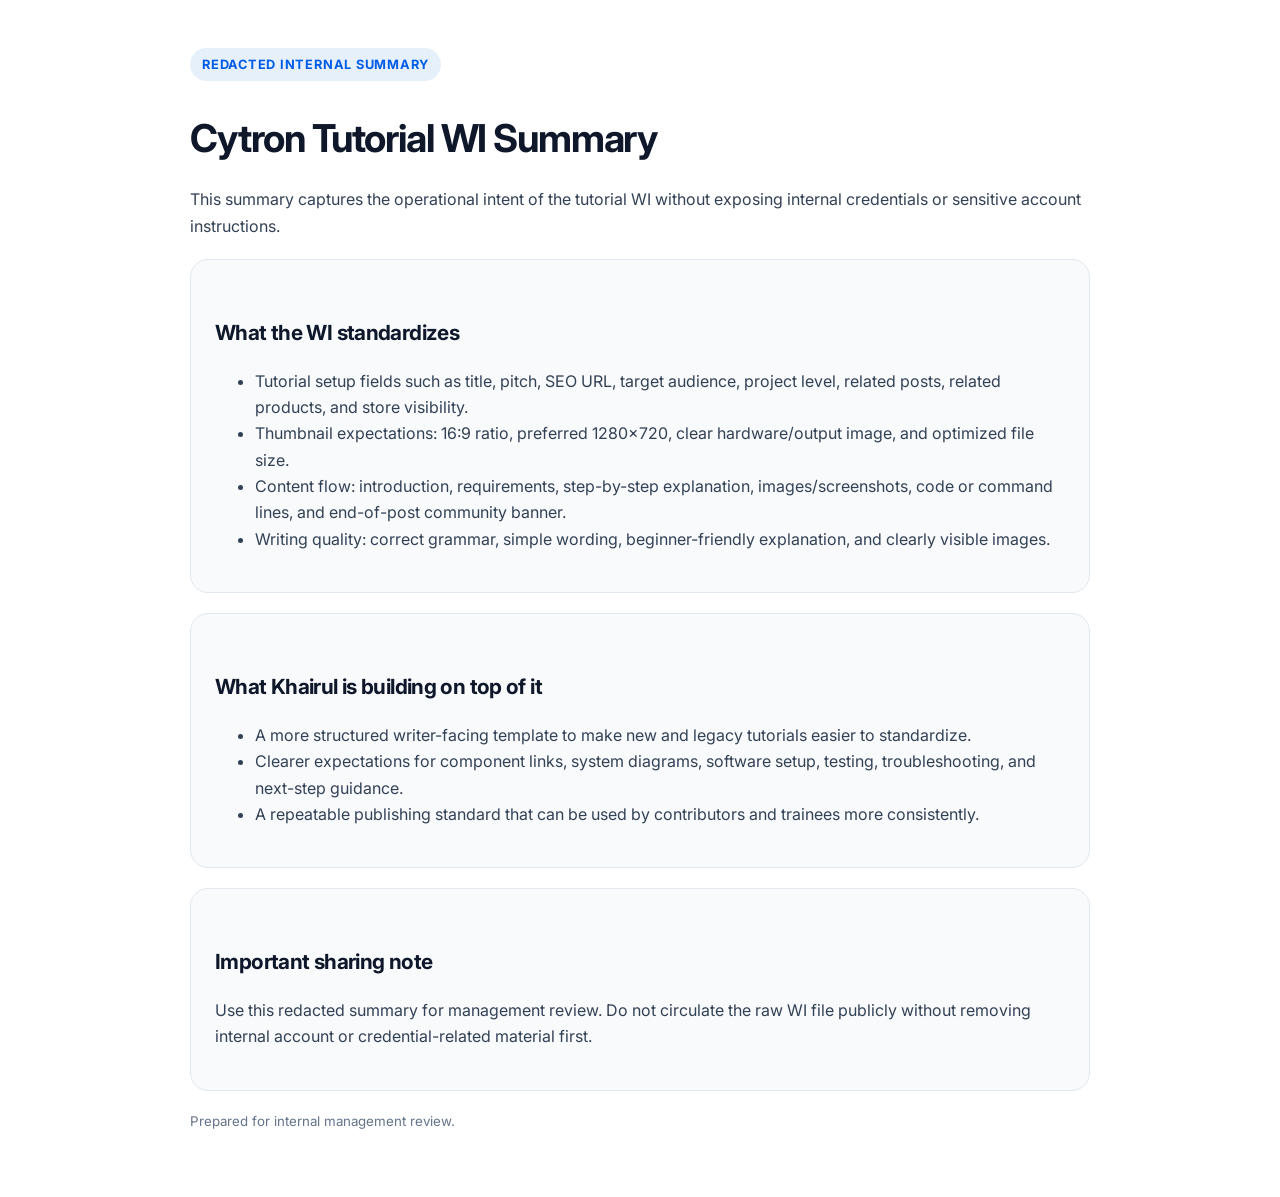
<file: WI_Redacted_Summary.html>
<!DOCTYPE html>
<html lang="en"><head><meta charset="UTF-8"><meta name="viewport" content="width=device-width, initial-scale=1.0">
<title>Cytron Tutorial WI - Redacted Summary</title>
<link rel="preconnect" href="https://fonts.googleapis.com">
<link rel="preconnect" href="https://fonts.gstatic.com" crossorigin>
<link href="https://fonts.googleapis.com/css2?family=Inter:wght@300;400;500;600;700;800&display=swap" rel="stylesheet">
<style>
body{font-family:Inter,system-ui,sans-serif;max-width:900px;margin:0 auto;padding:48px 24px;line-height:1.65;color:#0f172a;background:#fff}
h1,h2{letter-spacing:-.03em} h1{font-size:2.4rem;margin-bottom:8px} h2{font-size:1.3rem;margin-top:32px}
p,li{font-size:1rem;color:#334155} .badge{display:inline-block;padding:6px 12px;border-radius:999px;background:#e6f0fa;color:#005CE6;font-weight:700;font-size:.8rem;text-transform:uppercase;letter-spacing:.06em}
.card{border:1px solid #e2e8f0;border-radius:18px;padding:24px;margin-top:20px;background:#f8fafc}
small{color:#64748b}
</style></head><body>
<span class="badge">Redacted Internal Summary</span>
<h1>Cytron Tutorial WI Summary</h1>
<p>This summary captures the operational intent of the tutorial WI without exposing internal credentials or sensitive account instructions.</p>

<div class="card">
<h2>What the WI standardizes</h2>
<ul>
<li>Tutorial setup fields such as title, pitch, SEO URL, target audience, project level, related posts, related products, and store visibility.</li>
<li>Thumbnail expectations: 16:9 ratio, preferred 1280×720, clear hardware/output image, and optimized file size.</li>
<li>Content flow: introduction, requirements, step-by-step explanation, images/screenshots, code or command lines, and end-of-post community banner.</li>
<li>Writing quality: correct grammar, simple wording, beginner-friendly explanation, and clearly visible images.</li>
</ul>
</div>

<div class="card">
<h2>What Khairul is building on top of it</h2>
<ul>
<li>A more structured writer-facing template to make new and legacy tutorials easier to standardize.</li>
<li>Clearer expectations for component links, system diagrams, software setup, testing, troubleshooting, and next-step guidance.</li>
<li>A repeatable publishing standard that can be used by contributors and trainees more consistently.</li>
</ul>
</div>

<div class="card">
<h2>Important sharing note</h2>
<p>Use this redacted summary for management review. Do not circulate the raw WI file publicly without removing internal account or credential-related material first.</p>
</div>

<p><small>Prepared for internal management review.</small></p>
</body></html>
</file>
